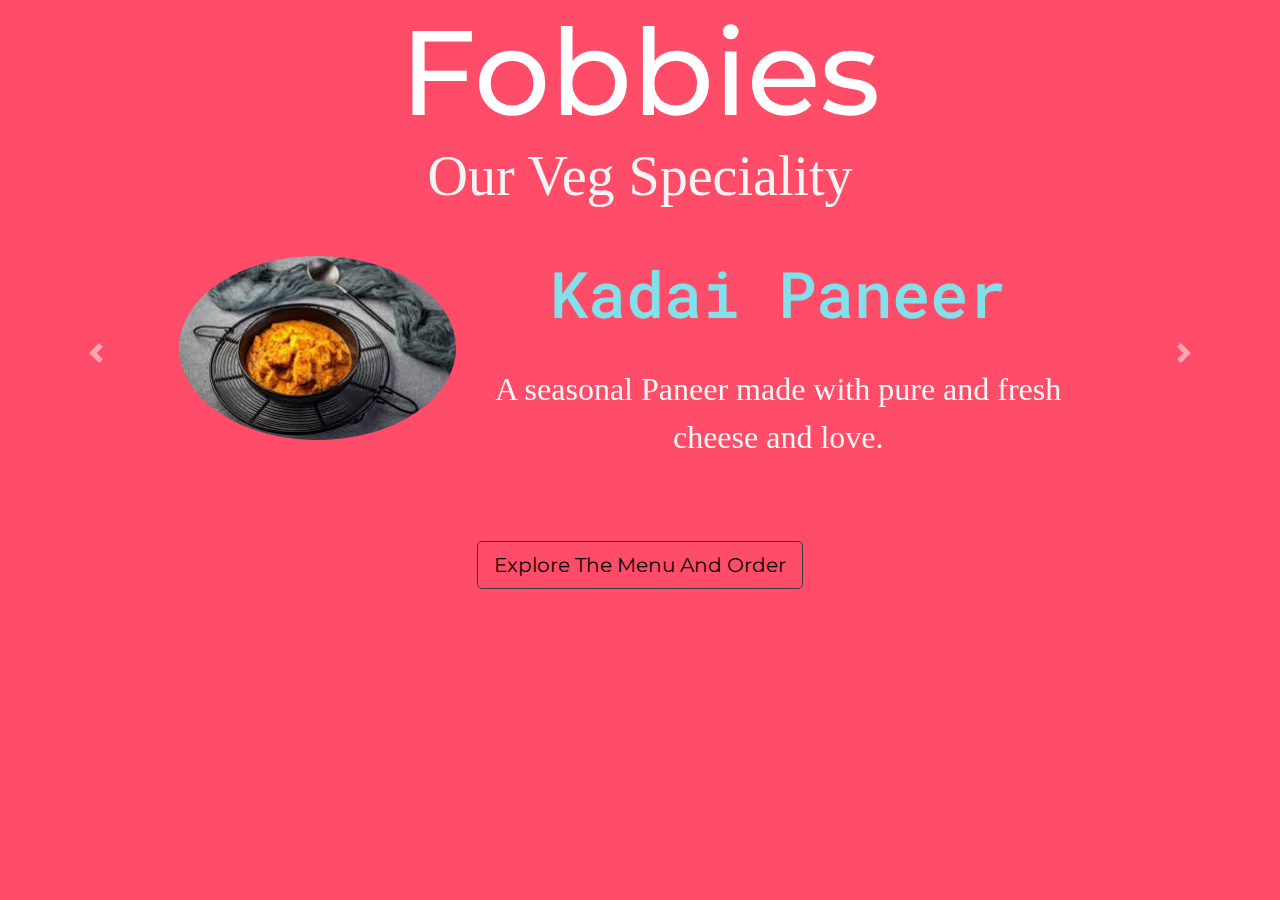
<file: FoodCara.html>
<!DOCTYPE html>
<html lang="en">
<head>
    <meta charset="UTF-8">
    <meta http-equiv="X-UA-Compatible" content="IE=edge">
    <meta name="viewport" content="width=device-width, initial-scale=1.0">
    <title>Foobies</title>
    <!-- Bootstrap CSS -->
    <link rel="stylesheet" href="https://stackpath.bootstrapcdn.com/bootstrap/4.3.1/css/bootstrap.min.css" integrity="sha384-ggOyR0iXCbMQv3Xipma34MD+dH/1fQ784/j6cY/iJTQUOhcWr7x9JvoRxT2MZw1T" crossorigin="anonymous">
    <!-- End Of Bootstrap Css -->
    <link rel="stylesheet" href="stylesforfood.css">
</head>
<body>
      <section id="testimonials">
        <h1>Fobbies</h1>
        <h2>Our Veg Speciality</h2>
        <div id="carouselExampleControls" class="carousel slide" data-ride="carousel" data-interval="6000">
          <div class="carousel-inner">
            <div class="carousel-item active">            
                <img src="[data-uri]" alt="">
                <h3>Kadai Paneer</h3>
                <p>A seasonal Paneer made with pure and fresh cheese and love.</p>
              </div>
              <div class="carousel-item">
                <img src="[data-uri]" alt="">      
                <h3>Shahi Paneer</h3>
                <p>A seasonal Paneer made with pure and fresh cheese and blended with lot of love and passion.</p>
              </div>
              <div class="carousel-item">
                <img src="[data-uri]" alt="">
 <h3>Special Mixed Veg</h3>
                <p>Any vegetables you might have on hand to make this delicious mix veg recipe.</p>
              </div>
              <div class="carousel-item">
                <img src="[data-uri]" alt="">
               <h3>Fried Rice</h3>
                <p>Fried rice is an Asian dish made by stir frying cooked rice in a wok with vegetables, soya sauce and sometimes with meat & eggs as well.</p>
              </div>
              <div class="carousel-item">
                <img src="[data-uri]" alt="">
               <h3>Manchurian</h3>
                <p>Gobi Manchurian is a popular Indo Chinese appetizer made with cauliflower, corn flour, soya sauce, vinegar, chilli sauce, ginger & garlic</p>
              </div>
          <a class="carousel-control-prev" href="#carouselExampleControls" role="button" data-slide="prev">
            <span class="carousel-control-prev-icon" aria-hidden="true"></span>
            <span class="sr-only">Previous</span>
          </a>
          <a class="carousel-control-next" href="#carouselExampleControls" role="button" data-slide="next">
            <span class="carousel-control-next-icon"></span>
          </a>
      </section>
      <button class="btn btn-lg btn-outline-dark"><a href="OrderPage.html"> Explore The Menu And Order</a></button>
      <!-- BootStrap JavaScript and Jquery-->
    <script src="https://code.jquery.com/jquery-3.3.1.slim.min.js" integrity="sha384-q8i/X+965DzO0rT7abK41JStQIAqVgRVzpbzo5smXKp4YfRvH+8abtTE1Pi6jizo" crossorigin="anonymous"></script>
    <script src="https://cdnjs.cloudflare.com/ajax/libs/popper.js/1.14.7/umd/popper.min.js" integrity="sha384-UO2eT0CpHqdSJQ6hJty5KVphtPhzWj9WO1clHTMGa3JDZwrnQq4sF86dIHNDz0W1" crossorigin="anonymous"></script>
    <script src="https://stackpath.bootstrapcdn.com/bootstrap/4.3.1/js/bootstrap.min.js" integrity="sha384-JjSmVgyd0p3pXB1rRibZUAYoIIy6OrQ6VrjIEaFf/nJGzIxFDsf4x0xIM+B07jRM" crossorigin="anonymous"></script>
    <!-- End of BootStrap JavaScript and Jquery-->
</body>
</html>
</file>
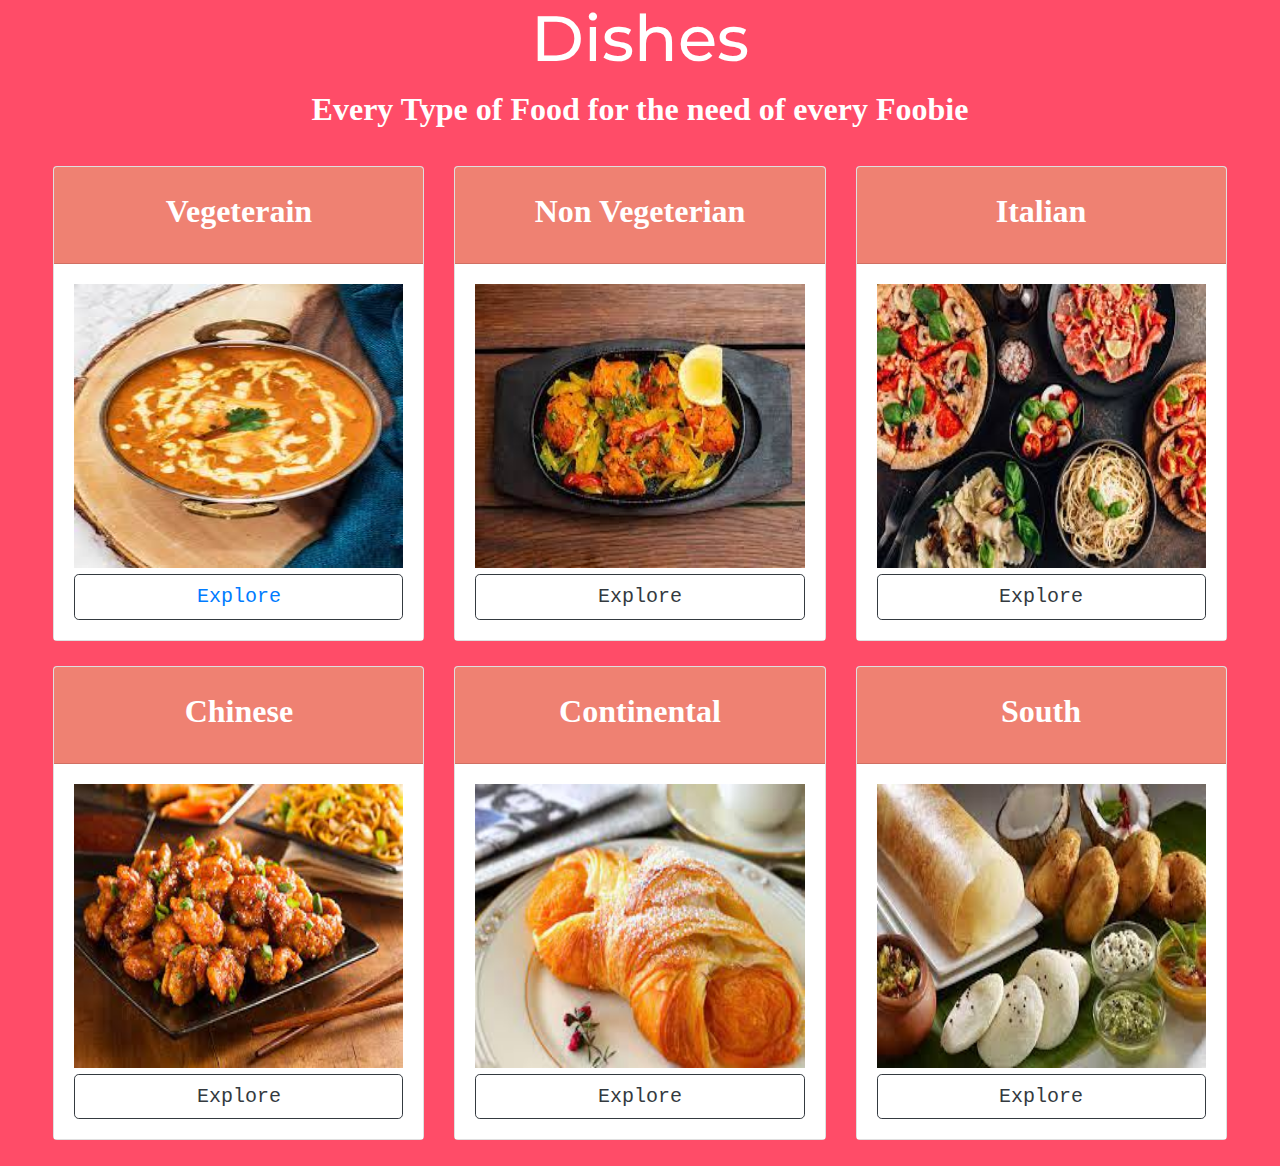
<file: FoodMenu.html>
<!doctype html>
<html lang="en">
  <head>
    <title>Title</title>
    <!-- Required meta tags -->
    <meta charset="utf-8">
    <meta name="viewport" content="width=device-width, initial-scale=1, shrink-to-fit=no">
    <!-- End Of Required Meta Tags -->
    <!-- Bootstrap CSS -->
    <link rel="stylesheet" href="https://stackpath.bootstrapcdn.com/bootstrap/4.3.1/css/bootstrap.min.css" integrity="sha384-ggOyR0iXCbMQv3Xipma34MD+dH/1fQ784/j6cY/iJTQUOhcWr7x9JvoRxT2MZw1T" crossorigin="anonymous">
    <!-- End Of Bootstrap Css -->
    <style>
  @import url('https://fonts.googleapis.com/css2?family=Roboto+Mono:ital,wght@1,300&display=swap');
  @import url('https://fonts.googleapis.com/css2?family=Source+Code+Pro&display=swap');
  @import url('https://fonts.googleapis.com/css2?family=Montserrat:wght@900&family=Source+Code+Pro&display=swap');
      body{
        background-color:#ff4c68;
      }
      button{
        font-family:monospace;
      }
  .row{
        margin:2% 3% 2% 3%;
      }
      img{
        width:100%;
        height:290px;
        padding-bottom:2%;
      }
      .card-header{
        background-color:#ef8172;
      }
      .card-body{
        background-color:white;
      }
      h1{
        text-align:center;
    font-size:4rem;/* 1em=16px and 100% in font-size=16px*/
    font-family: 'Montserrat', sans-serif;
    margin:0 auto 0 auto;
    color:white;
}
h3{
  text-align:center;
    color:white;
    font-size:2rem;
    font-family: Comic Sans MS;
    line-height:2;
    font-weight:bold;
}
.col-lg-4:hover{
  fill: blue;
  transform: translateY(-23px);
  box-shadow: 0 0 10 rgba(0, 0, 255, 0.699);
  border:8px solid rgb(4, 246, 12);
  padding:0px;
}
    </style>
  </head>
  <body>
        <h1>Dishes</h1>
        <h3>Every Type of Food for the need of every Foobie</h3>
  <div class="row">
    <div class="col-lg-4 col-md-6 pricing-column">
  
      <div class="card">
        <div class="card-header"> <h3>Vegeterain</h3></div>
        <div class="card-body">
          <img src="[data-uri]" alt="">
          <button class="btn btn-outline-dark btn-lg" style="width:100%; padding:2%;" type="button"><a href="FoodCara.html">Explore</a></button></div>
        </div>
    </div>
    <div class="col-lg-4 col-md-6 pricing-column">
      
      <div class="card">
        <div class="card-header"><h3>Non Vegeterian</h3>
      </div>
      <div class="card-body">
        <img src="[data-uri]" alt="">
        <button style="width:100%; padding:2%" class="btn btn-outline-dark btn-lg" type="button">Explore</button>
  </div>
  </div>
    </div>
    <div class="col-lg-4 pricing-column">
  <div class="card">
    <div class="card-header">    
        <h3>Italian</h3>
    </div>
    <div class="card-body">  
      <img src="[data-uri]" alt="">
      <button class="btn btn-outline-dark btn-lg" type="button" style="width:100%; padding:2%;">Explore</button>
    </div>
  </div>
  </div>
    </div>
    <div> 
    </div>
    <div class="row">
      <div class="col-lg-4 col-md-6 pricing-column">
    
        <div class="card">
          <div class="card-header"> <h3>Chinese</h3></div>
          <div class="card-body">
           <img src="[data-uri]" alt="">
            <button class="btn btn-outline-dark btn-lg" style="width:100%; padding:2%;" type="button">Explore</button></div>
          </div>
      </div>
      <div class="col-lg-4 col-md-6 pricing-column">
        
        <div class="card">
          <div class="card-header"><h3>Continental</h3>
        </div>
        <div class="card-body">
          <img src="[data-uri]" alt="">
          <button style="width:100%; padding:2%" class="btn btn-outline-dark btn-lg" type="button">Explore</button>
    </div>
    </div>
      </div>
      <div class="col-lg-4 pricing-column">
    <div class="card">
      <div class="card-header">    
          <h3>South</h3>
      </div>
      <div class="card-body">  
        <img src="[data-uri]" alt="">
        <button class="btn btn-outline-dark btn-lg" type="button" style="width:100%; padding:2%;">Explore</button>
      </div>
    </div>
    </div>
      </div>
      <div> 
      </div>
    <!-- BootStrap JavaScript and Jquery-->
    <script src="https://code.jquery.com/jquery-3.3.1.slim.min.js" integrity="sha384-q8i/X+965DzO0rT7abK41JStQIAqVgRVzpbzo5smXKp4YfRvH+8abtTE1Pi6jizo" crossorigin="anonymous"></script>
    <script src="https://cdnjs.cloudflare.com/ajax/libs/popper.js/1.14.7/umd/popper.min.js" integrity="sha384-UO2eT0CpHqdSJQ6hJty5KVphtPhzWj9WO1clHTMGa3JDZwrnQq4sF86dIHNDz0W1" crossorigin="anonymous"></script>
    <script src="https://stackpath.bootstrapcdn.com/bootstrap/4.3.1/js/bootstrap.min.js" integrity="sha384-JjSmVgyd0p3pXB1rRibZUAYoIIy6OrQ6VrjIEaFf/nJGzIxFDsf4x0xIM+B07jRM" crossorigin="anonymous"></script>
    <!-- End of BootStrap JavaScript and Jquery-->
  </body>
</html>
</file>
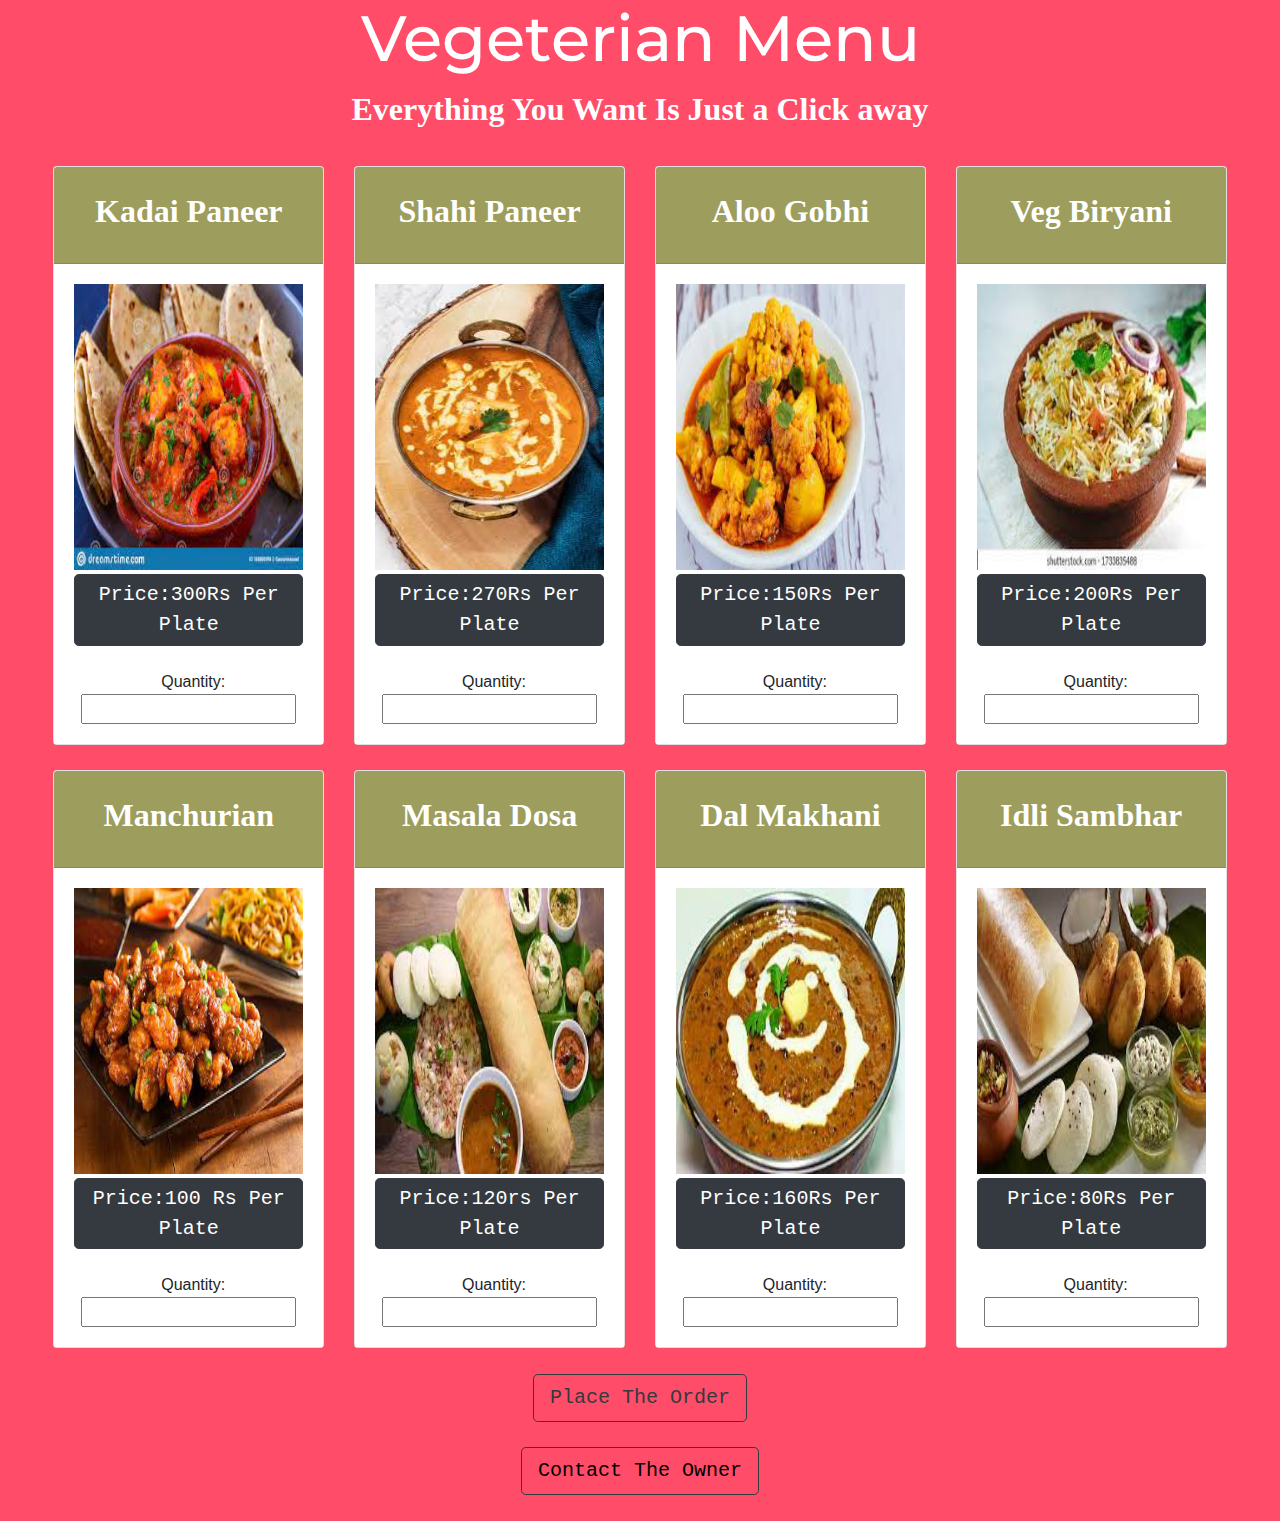
<file: OrderPage.html>
<!doctype html>
<html lang="en">
  <head>
    <title>Menu</title>
    <!-- Required meta tags -->
    <meta charset="utf-8">
    <meta name="viewport" content="width=device-width, initial-scale=1, shrink-to-fit=no">
    <!--Required meta tags ends here   -->
    <!-- Bootstrap CSS -->
    <link rel="stylesheet" href="https://stackpath.bootstrapcdn.com/bootstrap/4.3.1/css/bootstrap.min.css" integrity="sha384-ggOyR0iXCbMQv3Xipma34MD+dH/1fQ784/j6cY/iJTQUOhcWr7x9JvoRxT2MZw1T" crossorigin="anonymous">
    <!-- Bottstrap css ends -->
    <link rel="stylesheet" href="cssforOrder.css">
  </head>
  <body>
    <h1>Vegeterian Menu</h1>
    <h3>Everything You Want Is Just a Click away</h3>
    <form action="mailto:171001rahul@gmail.com" method="post">
        <div class="row">
            <div class="col-lg-3 col-md-6 pricing-column">
          
              <div class="card">
                <div class="card-header"> <h3>Kadai Paneer</h3></div>
                <div class="card-body">
                    <img src="[data-uri]" alt="">
                    <button class="btn btn-dark btn-lg" style="width:100%; padding:2%;" type="button">Price:300Rs Per Plate</button><br><br>
                  &nbsp;&nbsp;Quantity: <input type="number" name="Kadai Paneer"></div>
                </div>
            </div>
            <div class="col-lg-3 col-md-6 pricing-column">
          
                <div class="card">
                  <div class="card-header"> <h3>Shahi Paneer</h3></div>
                  <div class="card-body">
                    <img src="[data-uri]" alt="">
                    <button class="btn btn-dark btn-lg" style="width:100%; padding:2%;" type="button">Price:270Rs Per Plate
                    </button>
                    <br><br>
                  &nbsp;&nbsp;Quantity: <input type="number" name="Shahi Paneer">
                </div>
                  </div>
              </div>
            <div class="col-lg-3 col-md-6 pricing-column">
              
              <div class="card">
                <div class="card-header"><h3>Aloo Gobhi</h3>
              </div>
              <div class="card-body">
               <img src="[data-uri]" alt="">
                <button style="width:100%; padding:2%" class="btn btn-dark btn-lg" type="button">Price:150Rs Per Plate</button>
                <br><br>
                  &nbsp;&nbsp;Quantity: <input type="number" name="Aloo Gobhi">
          </div>
          </div>
            </div>
            <div class="col-lg-3 pricing-column">
          <div class="card">
            <div class="card-header">    
                <h3>Veg Biryani</h3>
            </div>
            <div class="card-body">
                <img src="[data-uri]" alt="">  
             <button class="btn btn-dark btn-lg" type="button" style="width:100%; padding:2%;">Price:200Rs Per Plate</button>
              <br><br>
                  &nbsp;&nbsp;Quantity: <input type="number" name="Veg Biryani">
            </div>
          </div>
          </div>
            </div>
            <div> 
            </div>
            <div class="row">
              <div class="col-lg-3 col-md-6 pricing-column">
            
                <div class="card">
                  <div class="card-header"> <h3>Manchurian</h3></div>
                  <div class="card-body">
                   <img src="[data-uri]" alt="">
                    <button class="btn btn-dark btn-lg" style="width:100%; padding:2%;" type="button">Price:100 Rs Per Plate</button>
                    <br><br>
                    &nbsp;&nbsp;Quantity: <input type="number" name="Manchurian">
                </div>
                  </div>
              </div>
              <div class="col-lg-3 col-md-6 pricing-column">
          
                <div class="card">
                  <div class="card-header"> <h3>Masala Dosa</h3></div>
                  <div class="card-body">
                   <img src="[data-uri]" alt="">
                    <button class="btn btn-dark btn-lg" style="width:100%; padding:2%;" type="button">Price:120rs Per Plate</button>
                    <br><br>
                    &nbsp;&nbsp;Quantity: <input type="number" name="Masala Dosa"></div>
                  </div>
              </div>
              <div class="col-lg-3 col-md-6 pricing-column">
                
                <div class="card">
                  <div class="card-header"><h3>Dal Makhani</h3>
                </div>
                <div class="card-body">
                 <img src="[data-uri]" alt="">
                 <button style="width:100%; padding:2%" class="btn btn-dark btn-lg" type="button">Price:160Rs Per Plate</button>
                  <br><br>
                  &nbsp;&nbsp;Quantity: <input type="number" name="Dal Makhani">
            </div>
            </div>
              </div>
              <div class="col-lg-3 pricing-column">
            <div class="card">
              <div class="card-header">    
                  <h3>Idli Sambhar</h3>
              </div>
              <div class="card-body">  
                <img src="[data-uri]" alt="">
                <button class="btn btn-dark btn-lg" type="button" style="width:100%; padding:2%;">Price:80Rs Per Plate</button>
                <br><br>
                  &nbsp;&nbsp;Quantity: <input type="number" name="Idli Sambhar">
              </div>
            </div>
            </div>
              </div>
              <div> 
              </div>
              <button type="submit" class="btn btn-outline-dark btn-lg">Place The Order</button>
    </form>
    <button class="btn btn-outline-dark btn-lg"><a href="tel:+917389973306">Contact The Owner</a></button>
    <!-- BootStrap required CSS-->
    <script src="https://code.jquery.com/jquery-3.3.1.slim.min.js" integrity="sha384-q8i/X+965DzO0rT7abK41JStQIAqVgRVzpbzo5smXKp4YfRvH+8abtTE1Pi6jizo" crossorigin="anonymous"></script>
    <script src="https://cdnjs.cloudflare.com/ajax/libs/popper.js/1.14.7/umd/popper.min.js" integrity="sha384-UO2eT0CpHqdSJQ6hJty5KVphtPhzWj9WO1clHTMGa3JDZwrnQq4sF86dIHNDz0W1" crossorigin="anonymous"></script>
    <script src="https://stackpath.bootstrapcdn.com/bootstrap/4.3.1/js/bootstrap.min.js" integrity="sha384-JjSmVgyd0p3pXB1rRibZUAYoIIy6OrQ6VrjIEaFf/nJGzIxFDsf4x0xIM+B07jRM" crossorigin="anonymous"></script>
      <!-- Bootstrap required css ends  -->
  </body>
</html>
</file>
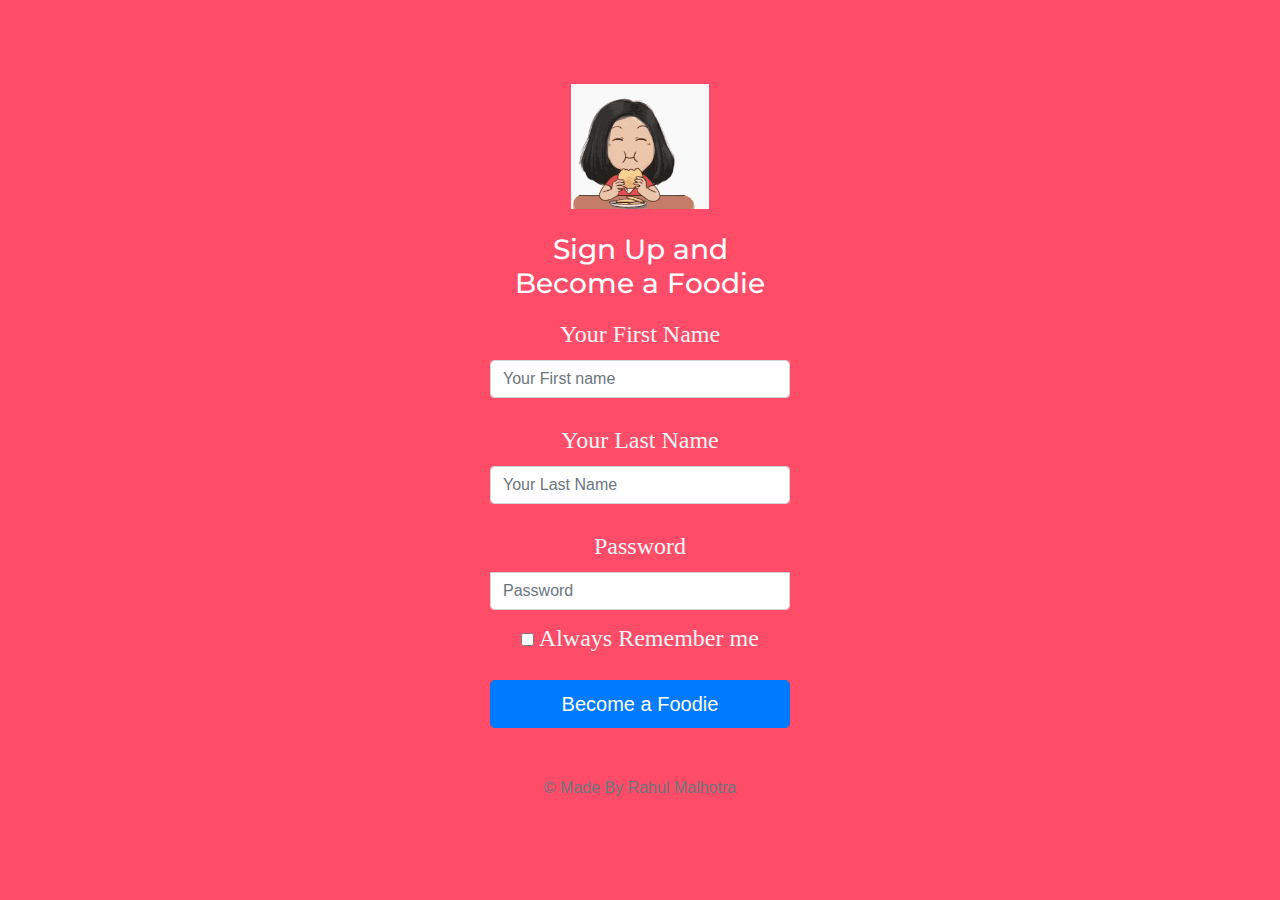
<file: sign-up.html>
<!doctype html>
<html lang="en">
  <head>
    <meta charset="utf-8">
    <meta name="viewport" content="width=device-width, initial-scale=1">
    <meta name="description" content="">
    <meta name="author" content="Mark Otto, Jacob Thornton, and Bootstrap contributors">
    <meta name="generator" content="Hugo 0.88.1">
    <title>Signup Page</title>
    <link rel="canonical" href="https://getbootstrap.com/docs/5.1/examples/sign-in/">
    <!-- Bootstrap CSS -->
    <link rel="stylesheet" href="https://stackpath.bootstrapcdn.com/bootstrap/4.3.1/css/bootstrap.min.css" integrity="sha384-ggOyR0iXCbMQv3Xipma34MD+dH/1fQ784/j6cY/iJTQUOhcWr7x9JvoRxT2MZw1T" crossorigin="anonymous">
    <!-- End Of Bootstrap Css -->
    <!-- Favicons -->
<link rel="apple-touch-icon" href="/docs/5.1/assets/img/favicons/apple-touch-icon.png" sizes="180x180">
<link rel="icon" href="/docs/5.1/assets/img/favicons/favicon-32x32.png" sizes="32x32" type="image/png">
<link rel="icon" href="/docs/5.1/assets/img/favicons/favicon-16x16.png" sizes="16x16" type="image/png">
<link rel="manifest" href="/docs/5.1/assets/img/favicons/manifest.json">
<link rel="mask-icon" href="/docs/5.1/assets/img/favicons/safari-pinned-tab.svg" color="#7952b3">
<link rel="icon" href="/docs/5.1/assets/img/favicons/favicon.ico">
<meta name="theme-color" content="#7952b3">
    <style>
      .bd-placeholder-img {
        font-size: 1.125rem;
        text-anchor: middle;
        -webkit-user-select: none;
        -moz-user-select: none;
        user-select: none;
      }
      @media (min-width: 768px) {
        .bd-placeholder-img-lg {
          font-size: 3.5rem;
        }
      }
    </style>
    <!-- Custom styles for this template -->
    <link href="stylesforsign.css" rel="stylesheet">
  </head>
  <body class="text-center">    
<main class="form-signin">
<form  action="/" method="POST">
    <img class="mb-4" src="jagyasini-foodie.gif" alt="" width="138" height="125">
    <h1 class="h3 mb-3 fw-normal">Sign Up and Become a Foodie</h1>
    <div class="form-floating">
      <label for="floatingInput">Your First Name</label>
      <input type="text" name="FirstName" class="form-control floatingInput" placeholder="Your First name">
    </div>
    <br>
    <div class="form-floating">
      <label for="floatingInput">Your Last Name</label>
      <input type="text" name="LastName" class="form-control floatingPassword" placeholder="Your Last Name">
    </div><br>
    <div class="form-floating">
        <label for="floatingPassword">Password</label>
        <input type="password" name="Password" class="form-control" id="floatingPassword" placeholder="Password">
    </div>
    <div class="checkbox mb-3">
      <label>
        <input type="checkbox" value="remember-me"> Always Remember me
      </label>
    </div>
    <button class="w-100 btn btn-lg btn-primary" type="submit"><a href="mailto:171001rahul@gmail.com">Become a Foodie</a></button>
    <p class="mt-5 mb-3 text-muted">&copy; Made By Rahul Malhotra</p>
  </form>
</main>
  </body>
</html>
</file>
<file: stylesforfood.css>
@import url('https://fonts.googleapis.com/css2?family=Roboto+Mono:ital,wght@1,300&display=swap');
@import url('https://fonts.googleapis.com/css2?family=Source+Code+Pro&display=swap');
@import url('https://fonts.googleapis.com/css2?family=Montserrat:wght@900&family=Source+Code+Pro&display=swap');
body{
    text-align:center;
    background-color:#ff4c68;
}
.btn{
    margin-top:4%;
}
a{
    text-decoration: none;
    color:black;
    font-family:'Montserrat', sans-serif;
}
a:hover{
    text-decoration: none;
    color:black;
}
h2{
    font-size:3.5rem;
    line-height:4rem;
    color:whitesmoke;
    font-family: Comic Sans MS;
}
h1{
    font-size:7.5rem;/* 1em=16px and 100% in font-size=16px*/
    font-family: 'Montserrat', sans-serif;
    margin:0 auto 0 auto;
    color:white;
}
.food-row{
    width:60%;
    margin:5.6em auto 3.5em auto;
    text-align:left;
    line-height:2;
}
p{
    font-size:2rem;
    font-weight:normal;
    font-family: 'Sacramento', cursive;
    color:rgb(249, 248, 246)
}
h3{
    color:rgb(129, 224, 233);
    font-size:4rem;
    font-family: 'Roboto Mono', monospace;
    line-height:2;
}

.carousel-item{
    padding:1% 14%;
}
img {
   height: 30%;
width: 30%;
float:left;
border-radius: 100%;
margin-top:3%;
}
</file>
<file: cssforOrder.css>
@import url('https://fonts.googleapis.com/css2?family=Roboto+Mono:ital,wght@1,300&display=swap');
@import url('https://fonts.googleapis.com/css2?family=Source+Code+Pro&display=swap');
@import url('https://fonts.googleapis.com/css2?family=Montserrat:wght@900&family=Source+Code+Pro&display=swap');
    body{
      background-color:#ff4c68;
      text-align: center;
    }
    a{
      text-decoration: none;
      color:black;
    }
    a:hover{
      text-decoration: none;
      color:white;
    }
    .col-lg-3:hover{
      fill: blue;
      transform: translateY(-25px);
      box-shadow: 0 0 10 rgba(0, 0, 255, 0.699);
      border:8px solid rgb(19, 7, 243);
      padding:0px;
    }
    button{
      font-family:monospace;
    }
.row{
      margin:2% 3% 2% 3%;
    }
    img{
      width:100%;
      height:290px;
      padding-bottom:2%;
    }
    .card-header{
      background-color:rgb(157, 157, 93);
    }
    .card-body{
      background-color:white;
    }
    h1{
      text-align:center;
  font-size:4rem;/* 1em=16px and 100% in font-size=16px*/
  font-family: 'Montserrat', sans-serif;
  margin:0 auto 0 auto;
  color:white;
}
h3{
text-align:center;
  color:white;
  font-size:2rem;
  font-family: Comic Sans MS;
  line-height:2;
  font-weight:bold;
}
.btn-outline-dark{
  margin-bottom: 2%;
}
</file>
<file: stylesforsign.css>
@import url('https://fonts.googleapis.com/css2?family=Roboto+Mono:ital,wght@1,300&display=swap');
@import url('https://fonts.googleapis.com/css2?family=Source+Code+Pro&display=swap');
@import url('https://fonts.googleapis.com/css2?family=Montserrat:wght@900&family=Source+Code+Pro&display=swap');

html,
body {
  height: 100%;
}
  h1{
  text-align:center;
  font-size:4rem;/* 1em=16px and 100% in font-size=16px*/
   font-family: 'Montserrat', sans-serif;
   margin:0 auto 0 auto;
   color:white;
      }
      label{
        font-size:1.5rem;
        color:whitesmoke;
        font-family: Comic Sans MS;
    }
    a{
      text-decoration: none;
      color:white;
    }
    a:hover{
        text-decoration: none;
        color:white;
      }
body {
  display: flex;
  align-items: center;
  padding-top: 40px;
  padding-bottom: 40px;
  background-color:#ff4c68 ;
}

.form-signin {
  width: 100%;
  max-width: 330px;
  padding: 15px;
  margin: auto;
}

.form-signin .checkbox {
  font-weight: 400;
}

.form-signin .form-floating:focus-within {
  z-index: 2;
}

.form-signin input[type="email"] {
  margin-bottom: -1px;
  border-bottom-right-radius: 0;
  border-bottom-left-radius: 0;
}

.form-signin input[type="password"] {
  margin-bottom: 10px;
  border-top-left-radius: 0;
  border-top-right-radius: 0;
}
</file>
